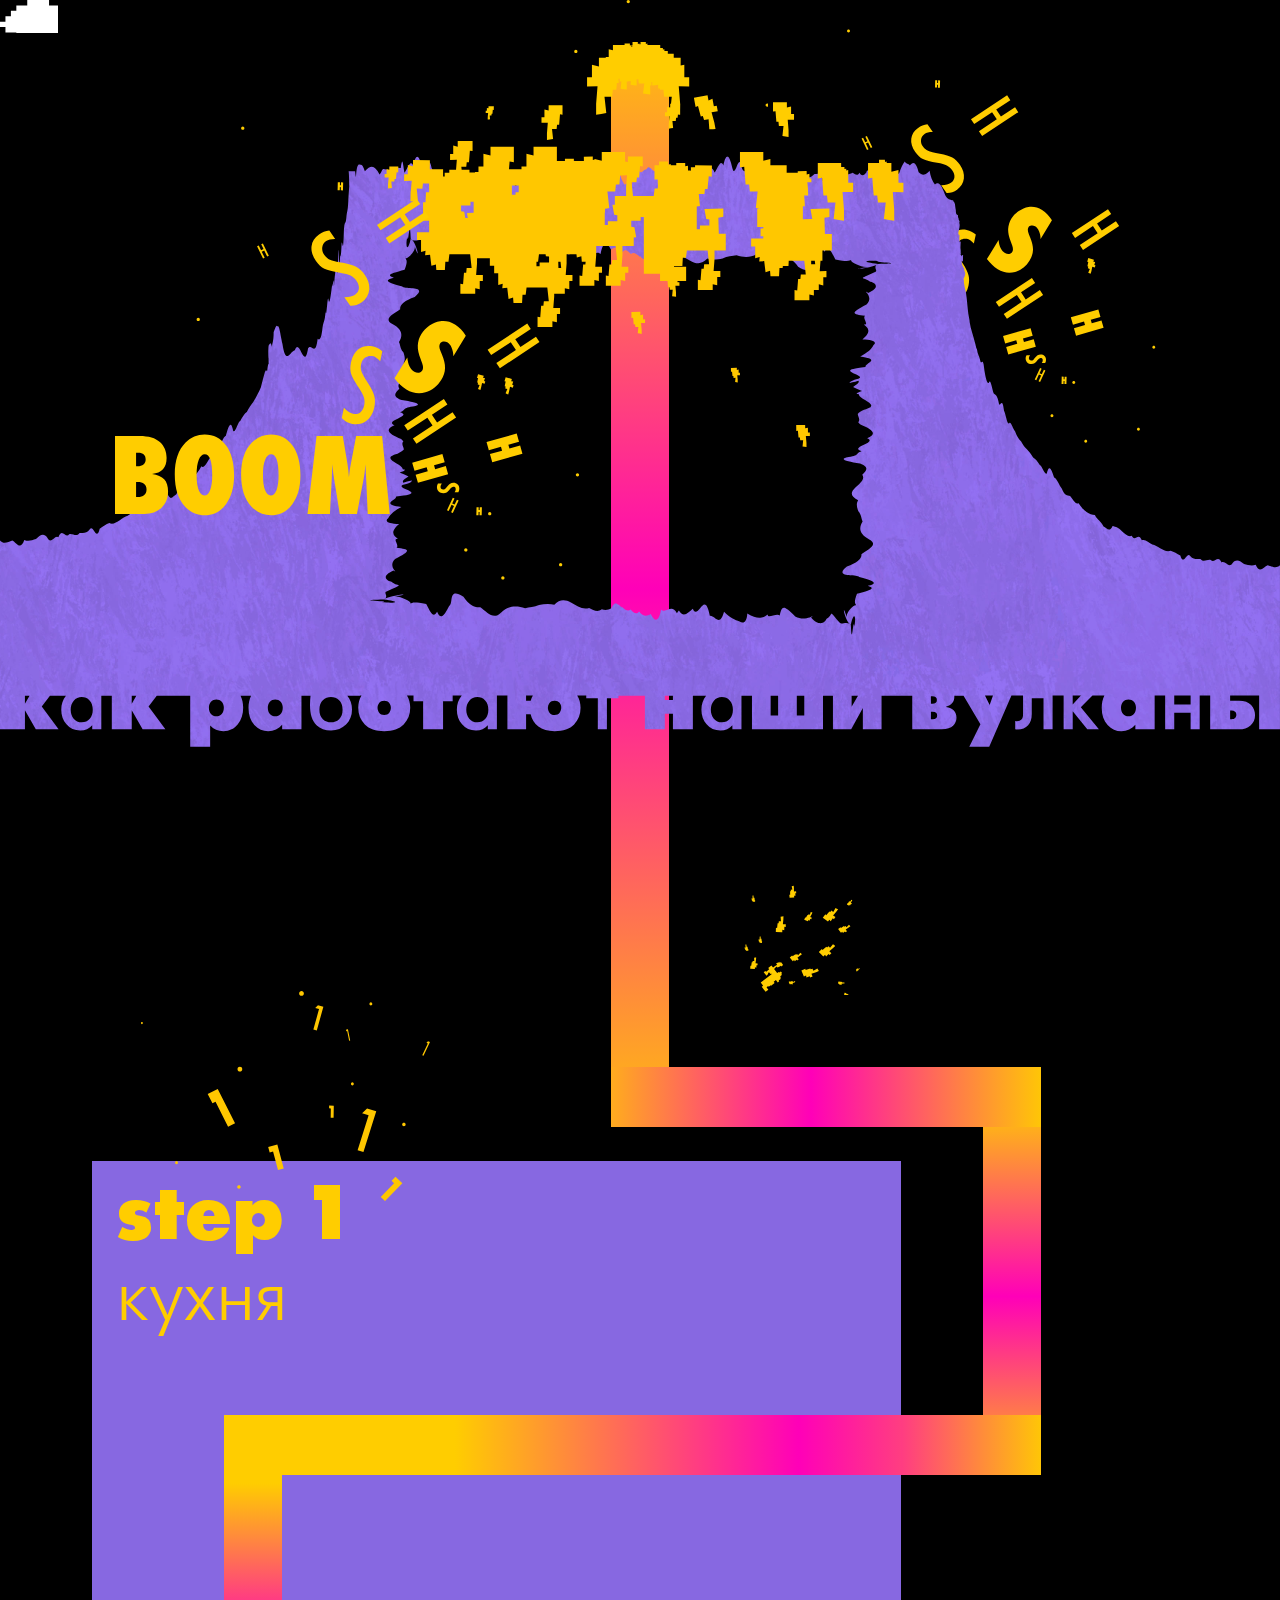
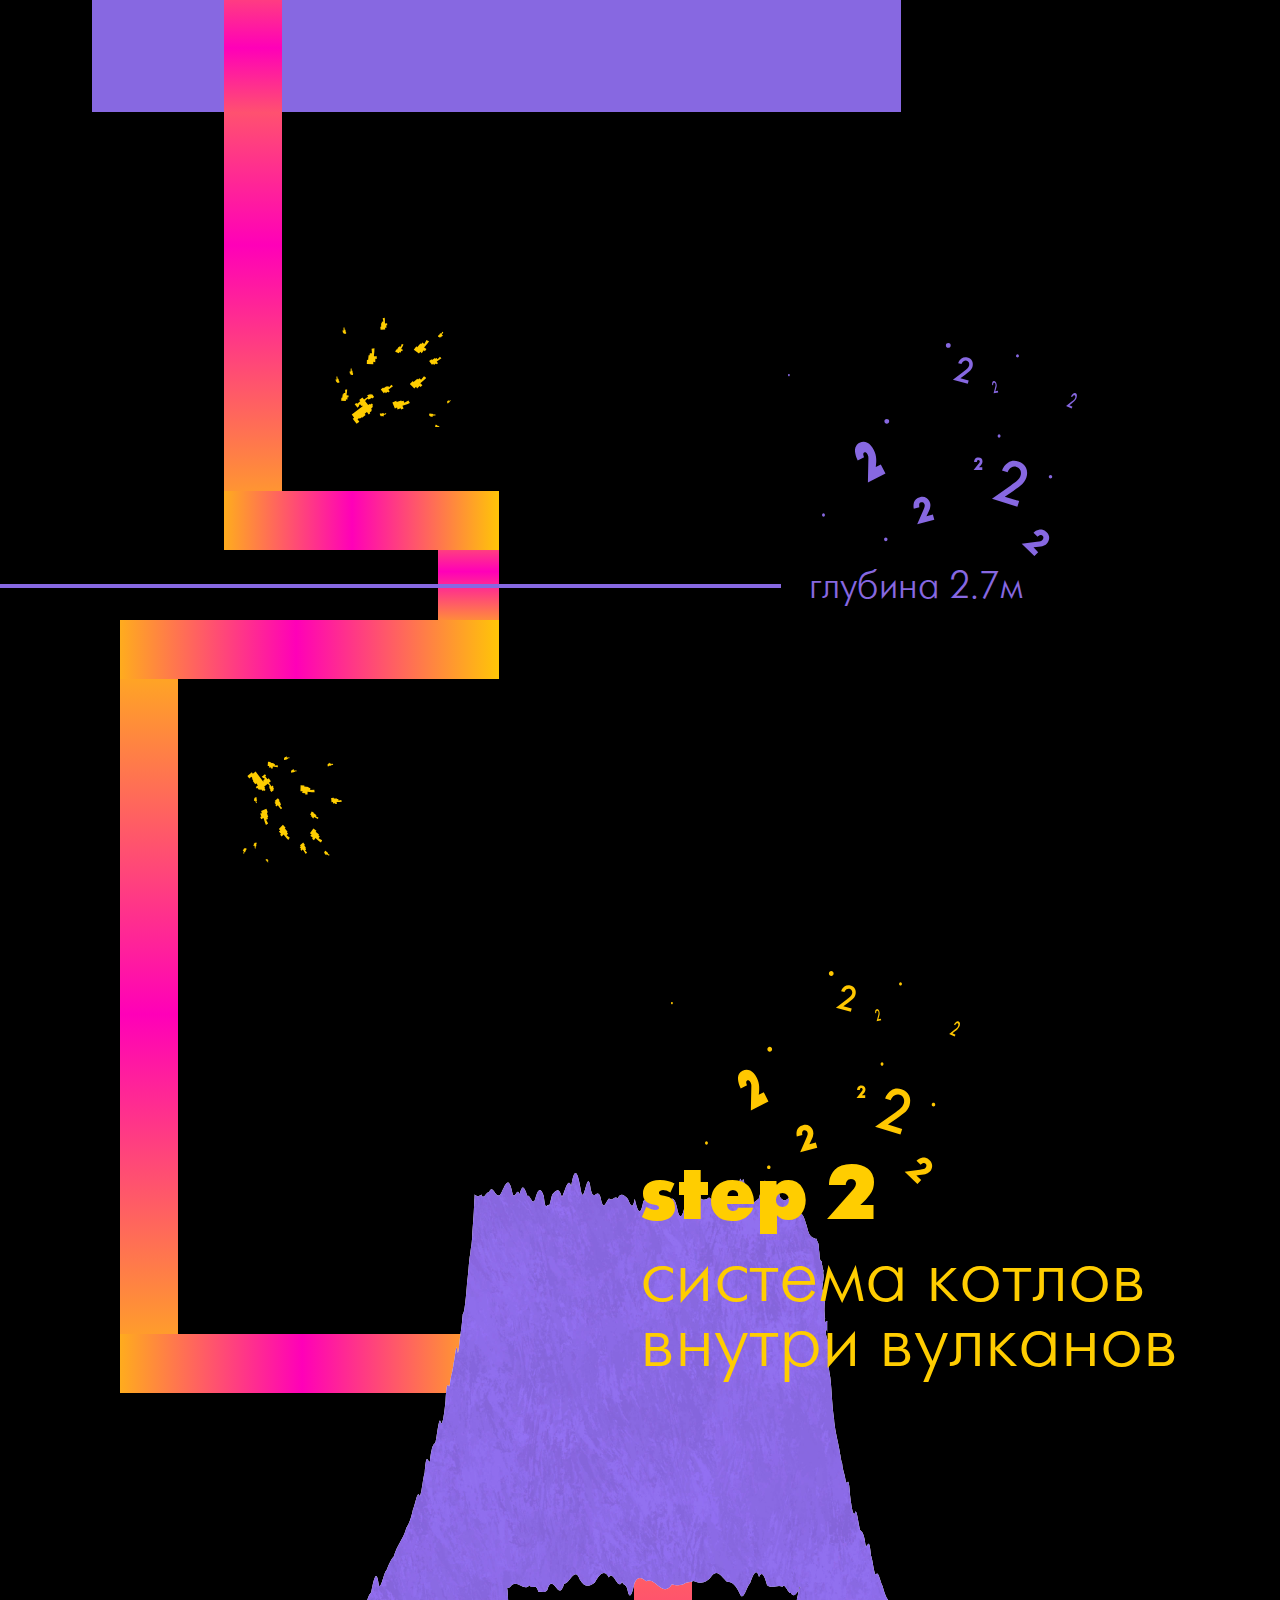
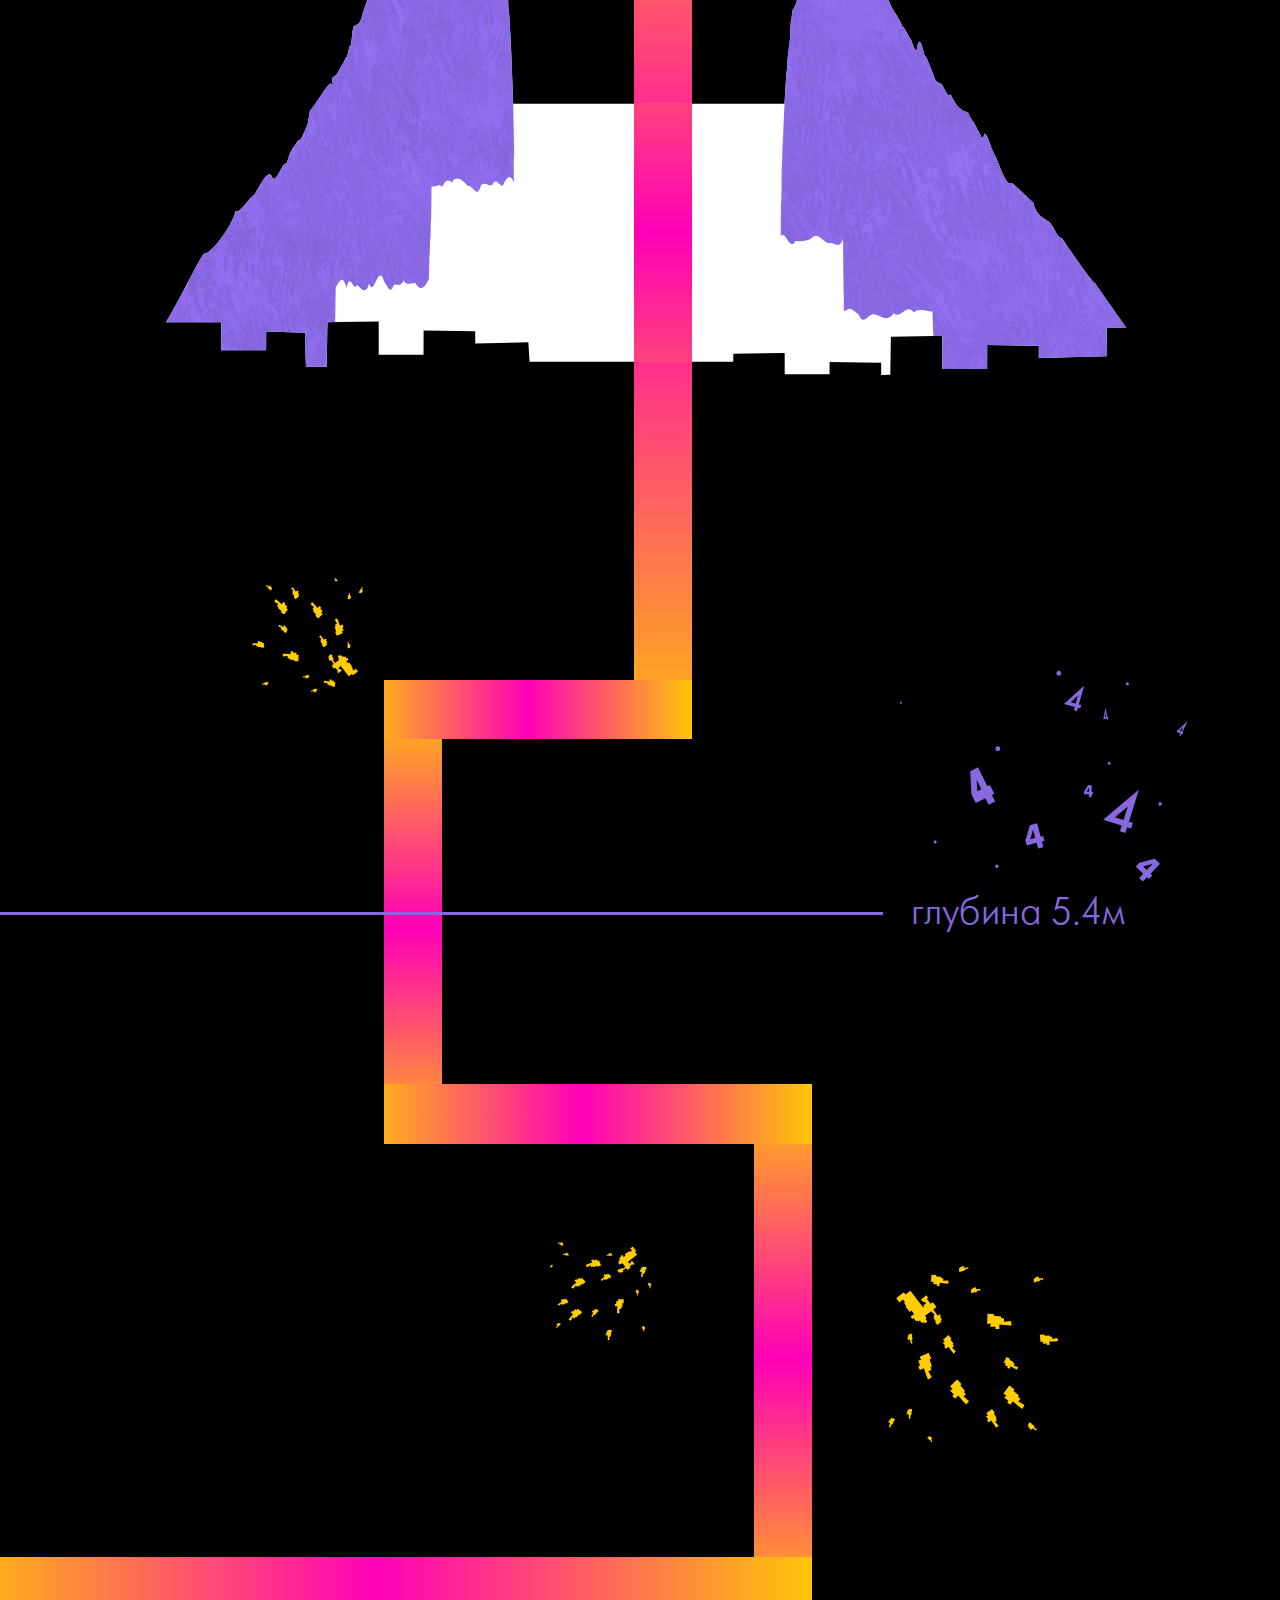
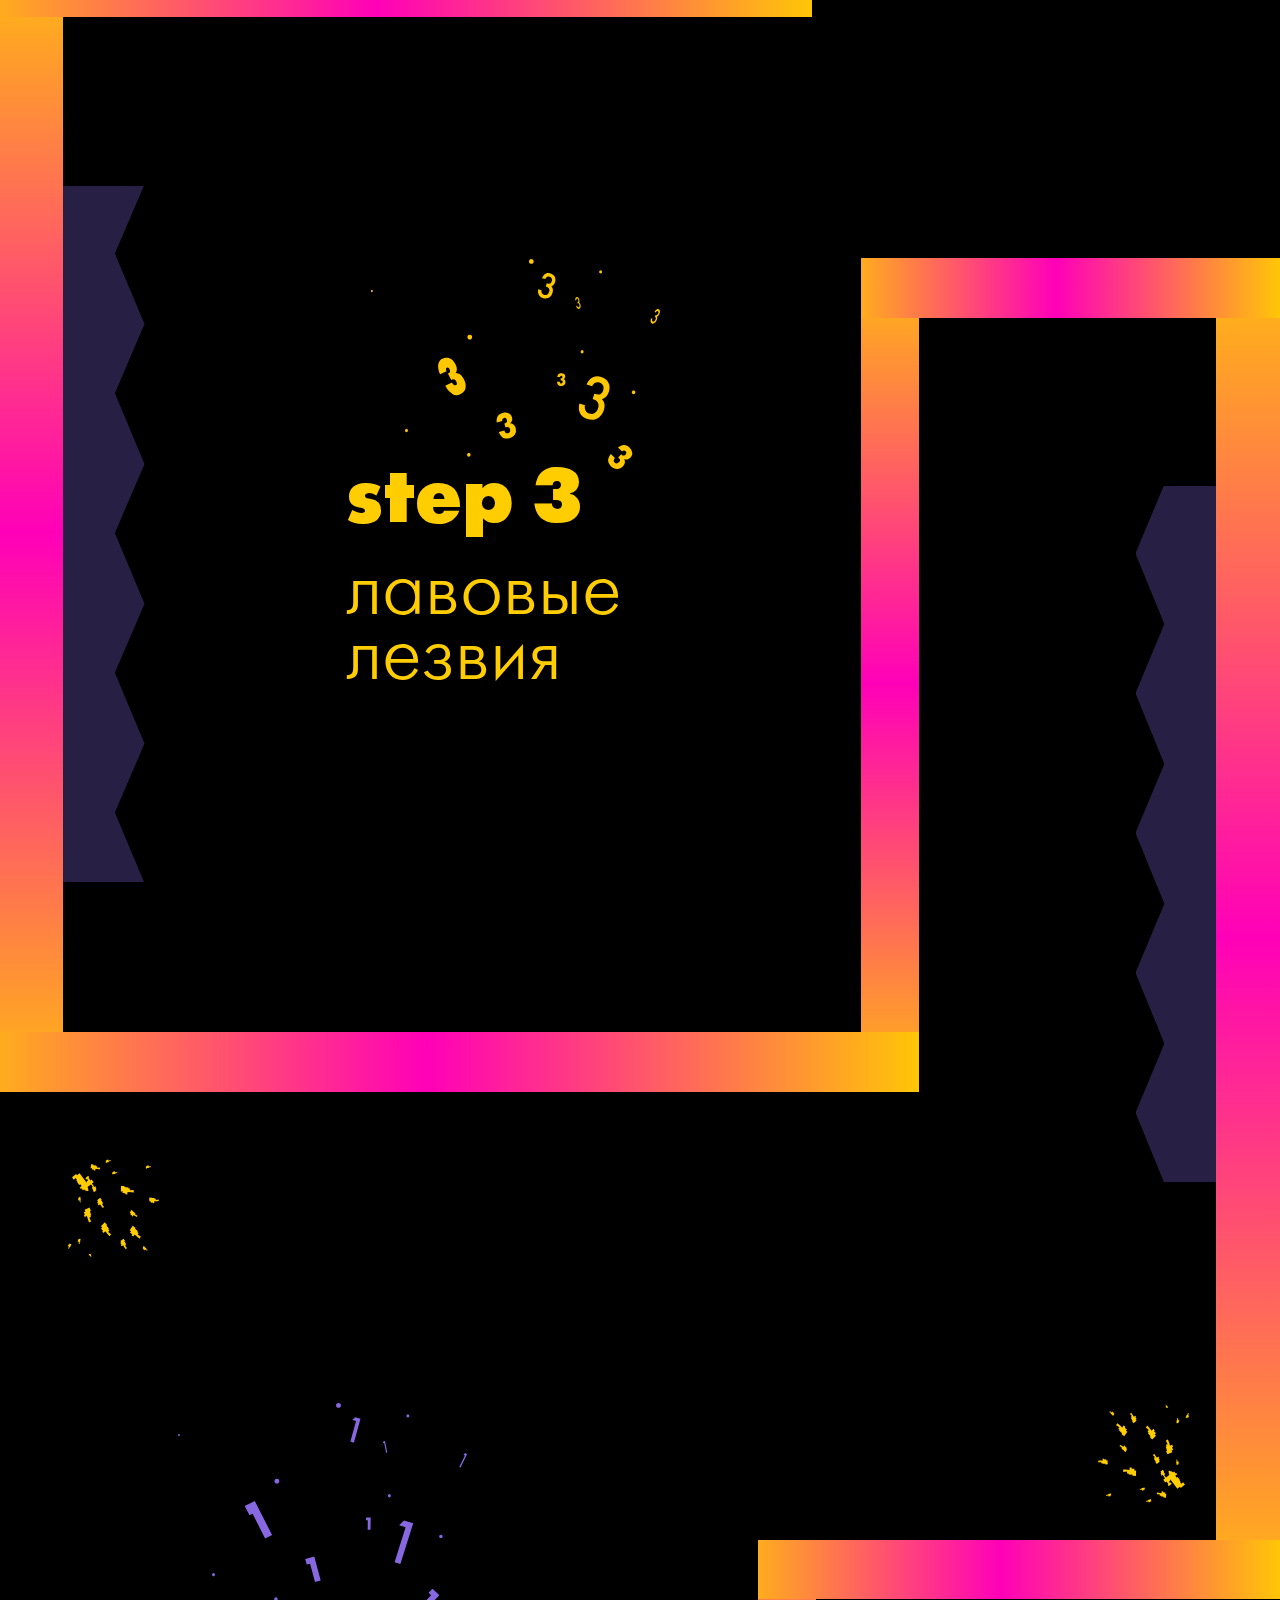
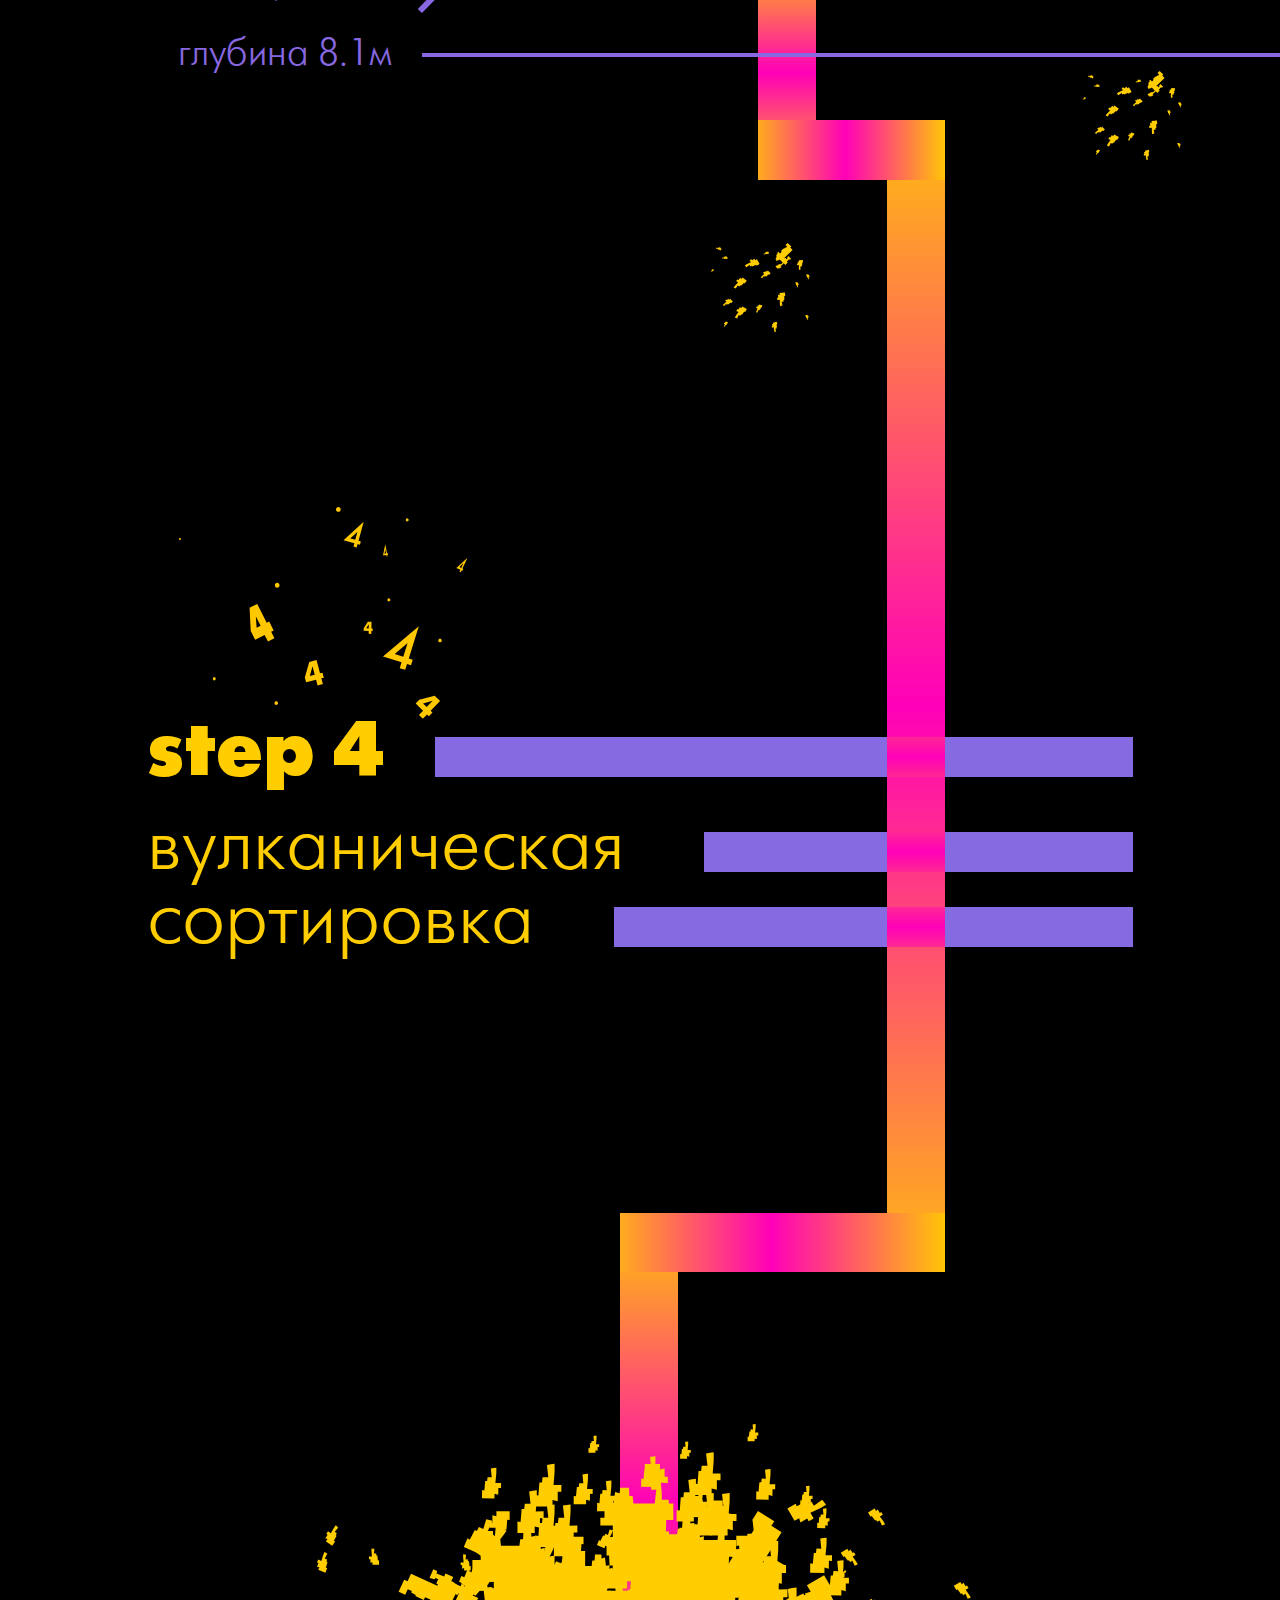
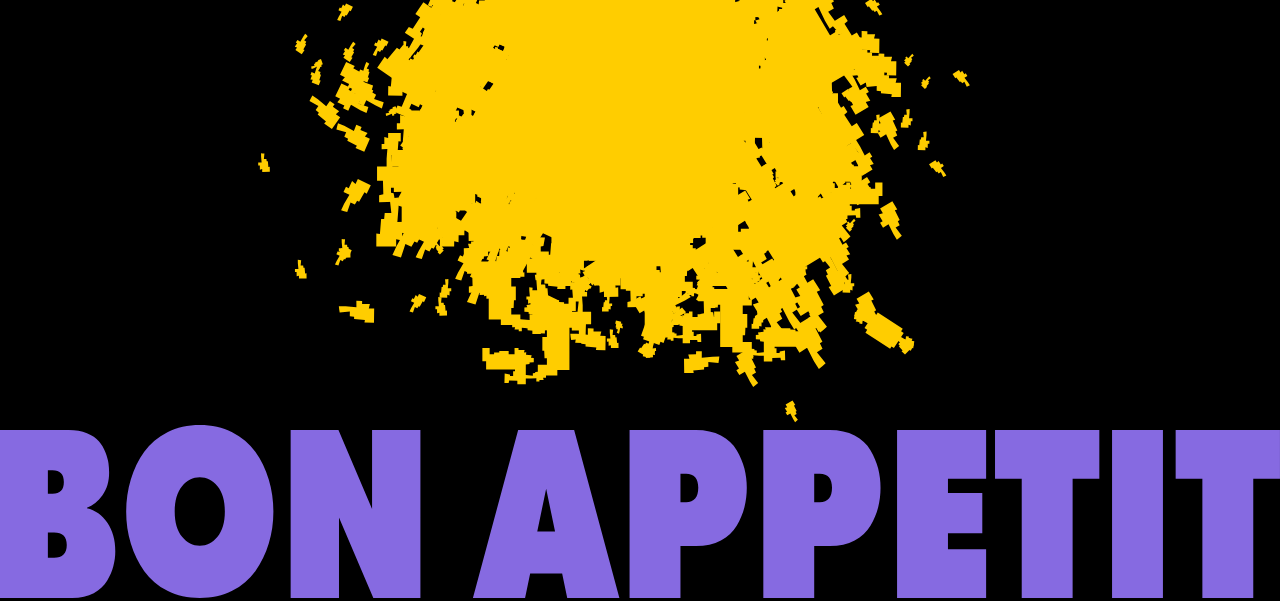
<file: index.html>
<!DOCTYPE html>
<html lang="en" dir="ltr">
  <head>
    <meta charset="utf-8">
    <meta name="viewport" content="width=device-width">
    <meta property="og:url" content="takie-dela-tovarisch.github.io">
    <meta property="og:title" content="Boomshh">
    <meta property="og:description" content="Веб-плакат">
    <meta property="og:image" content="https://github.com/takie-dela-tovarisch/Boomshh/blob/main/images/facebook.png">
    <link rel="stylesheet" href="stylesheets/style.css">
    <link rel="icon" type="image/png" href="images/favicon.svg" />
    <link rel="icon" type="image/png" href="images/favicon.ico" />
    <title>Boomshh</title>
    <style media="screen">
    html {
      background: black;
    }
      body {
        background-color: black;
        margin: 0 auto;
        position: relative;
        display: block;
      }
      body::before {
content: "";
position: absolute;
left: 0;
top: 0;
right: 0;
/* background: url('images/13.png') no-repeat; */
height: 100%;
display: block;
opacity: .2;
}
.eye {
  position: absolute;
  background-image: url("images/eye.svg");
  width: 4.52vw;
  height: 2.57vw;
}
    </style>
  </head>


  <body>
    <div class="eye">

    </div>
<div class="sprite">
</div>
<div class="sprite2">
</div>
<div class="sprite3">
</div>
<div class="brizgcont">
</div>
<div class="icont1">
</div>
<div class="brizgcont2">
</div>
<div class="sdohlacontparent">
  <div class="sdohlacont">
  </div>
</div>


<div class="sdohlacont2">
</div>
<div class="sdohlacont3">
</div>
<div class="littlecont">
</div>
<div class="icont2">
</div>
<div class="littlecont5">
</div>
<div class="littlecont4">
</div>
<div class="littlecont3">
</div>
<div class="littlecont2">
</div>

<div class="a">

</div>
<div class="b">

</div>
<div class="c">

</div>
<div class="d">

</div>
<div class="e">

</div>
<div class="f">

</div>
<div class="g">

</div>
<div class="h">

</div>
<div class="i">

</div>
<div class="j">

</div>
<div class="k">

</div>
<div class="l">

</div>
<div class="m">

</div>
<div class="n">

</div>
<div class="o">

</div>
<div class="p">

</div>
<div class="q">

</div>
<div class="r">

</div>
<div class="s">

</div>
<div class="t">

</div>
<div class="u">

</div>
<div class="v">

</div>
<div class="w">

</div>

<div class="ac">

</div>
<div class="ad">

</div>
<div class="ae">

</div>
<div class="af">

</div>

    <div class="begin">
    </div>
    <div class="main">
      <img src="images/desktop.svg" alt="">
    </div>
    <div class="phonemain">
<img src="images/mainvul.svg" alt="">
    </div>

  <div class="kitchen">
  <h1>step 1</h1>
  <p>кухня</p>
  </div>

  <div class="kitchentwo">
  <div class="banana">
    <img src="images/banana.svg" alt="">
  </div>
  <div class="banana2">
    <img src="images/banana.svg" alt="">
  </div>
  <div class="banana3">
    <img src="images/banana.svg" alt="">
  </div>
  <div class="lemon">
    <img src="images/lemon.svg" alt="">
  </div>
  <div class="lemon2">
  <img src="images/lemon.svg" alt="">
  </div>
  <div class="lemon3">
    <img src="images/lemon.svg" alt="">
  </div>
  </div>

    <div class="kitchenline">
    </div>
    <div class="kitchenline2">
    </div>


      <div class="deskbowl">
          <img src="images/fifi.svg" alt="">
          <div class="candy">
      <div class="candy1">
      </div>
      <div class="candy2">
      </div>
      <div class="candy3">
      </div>
      <div class="candy4">
      </div>
          </div>
          <div class="candyline">
          </div>
      </div>

<div class="phbowl">
  <div class="icandy">
  <div class="icandy1">
  </div>
  <div class="icandy2">
  <img src="images/candy.svg" alt="">
  </div>
  <div class="icandy3">
  </div>
  <div class="icandy4">
  <img src="images/candy.svg" alt="">
  </div>
  </div>
  <div class="icandyline">
  </div>
</div>





<div class="contain">
    <div class="blades">
      <div class="blade-right">
      </div>
      <div class="blade-leftt">
      </div>
    </div>

    <div class="bladestwo">

      <div class="bladee-leftt">
      </div>
      <div class="bladee-right">
      </div>

    </div>

</div>

<div class="contain19">
  <div class="blades19">
    <div class="blade-right19">
    </div>
    <div class="blade-leftt19">
    </div>
  </div>
  <div class="bladestwo19">
    <div class="bladee-leftt19">
    </div>
    <div class="bladee-right19">
    </div>
  </div>
</div>

<div class="bladestext">
  <h1>step 3</h1>
  <p>лавовые лезвия</p>
</div>

<div class="deskbowltext">
  <h1>step 2</h1>
  <p>cистема котлов внутри вулканов</p>
</div>

    <div class="sort">
      <h1>step 4</h1>
      <p>вулканическая сортировка</p>
      <div class="line1">
<div class="response">
<div class="squaree">
</div>
<div class="squaree2">
</div>
<div class="squaree3">
</div>
<div class="squaree4">
</div>
<div class="squaree5">
</div>
<div class="squaree6">
</div>
</div>

<div class="response2">
<div class="squaree">
</div>
<div class="squaree2">
</div>
<div class="squaree3">
</div>
<div class="squaree4">
</div>
<div class="squaree5">
</div>
<div class="squaree6">
</div>
</div>
        <div class="aaaa">
        </div>
      </div>
      <div class="line2">
        <div class="response3">
        <div class="squaree">
        </div>
        <div class="squaree2">
        </div>
        <div class="squaree3">
        </div>
        <div class="squaree4">
        </div>
        <div class="squaree5">
        </div>
        <div class="squaree6">
        </div>
        </div>
        <div class="response4">
        <div class="squaree">
        </div>
        <div class="squaree2">
        </div>
        <div class="squaree3">
        </div>
        <div class="squaree4">
        </div>
        <div class="squaree5">
        </div>
        <div class="squaree6">
        </div>
        </div>
        <div class="aaaa2">
        </div>
      </div>

      <div class="line3">
        <div class="response5">
        <div class="squaree">
        </div>
        <div class="squaree2">
        </div>
        <div class="squaree3">
        </div>
        <div class="squaree4">
        </div>
        <div class="squaree5">
        </div>
        <div class="squaree6">
        </div>
        </div>

        <div class="response6">
        <div class="squaree">
        </div>
        <div class="squaree2">
        </div>
        <div class="squaree3">
        </div>
        <div class="squaree4">
        </div>
        <div class="squaree5">
        </div>
        <div class="squaree6">
        </div>
        </div>
        <div class="aaaa3">
        </div>
      </div>
    </div>

    <div class="endgame">
    <img src="images/bonap.svg" alt="">
    </div>

<div class="parent">
  <div class="bottom">
  </div>
</div>

<div class="sprite4">
</div>

<div class="bleach">
</div>
<div class="bag">
</div>
<div class="info1">
  <div class="sprite32">
  </div>
  <div class="ruler1">

  </div>
  <div class="twoseven">
    <p>глубина 2.7м</p>
  </div>
</div>
<div class="info2">
  <div class="sprite42">
  </div>
  <div class="ruler2">

  </div>
  <div class="fivefour">
    <p>глубина 5.4м</p>
  </div>
</div>
<div class="info3">
  <div class="sprite12">
  </div>
  <div class="eightone">
    <p>глубина 8.1м </p>
  </div>
  <div class="ruler3">

  </div>
</div>
</body>
</html>
</file>
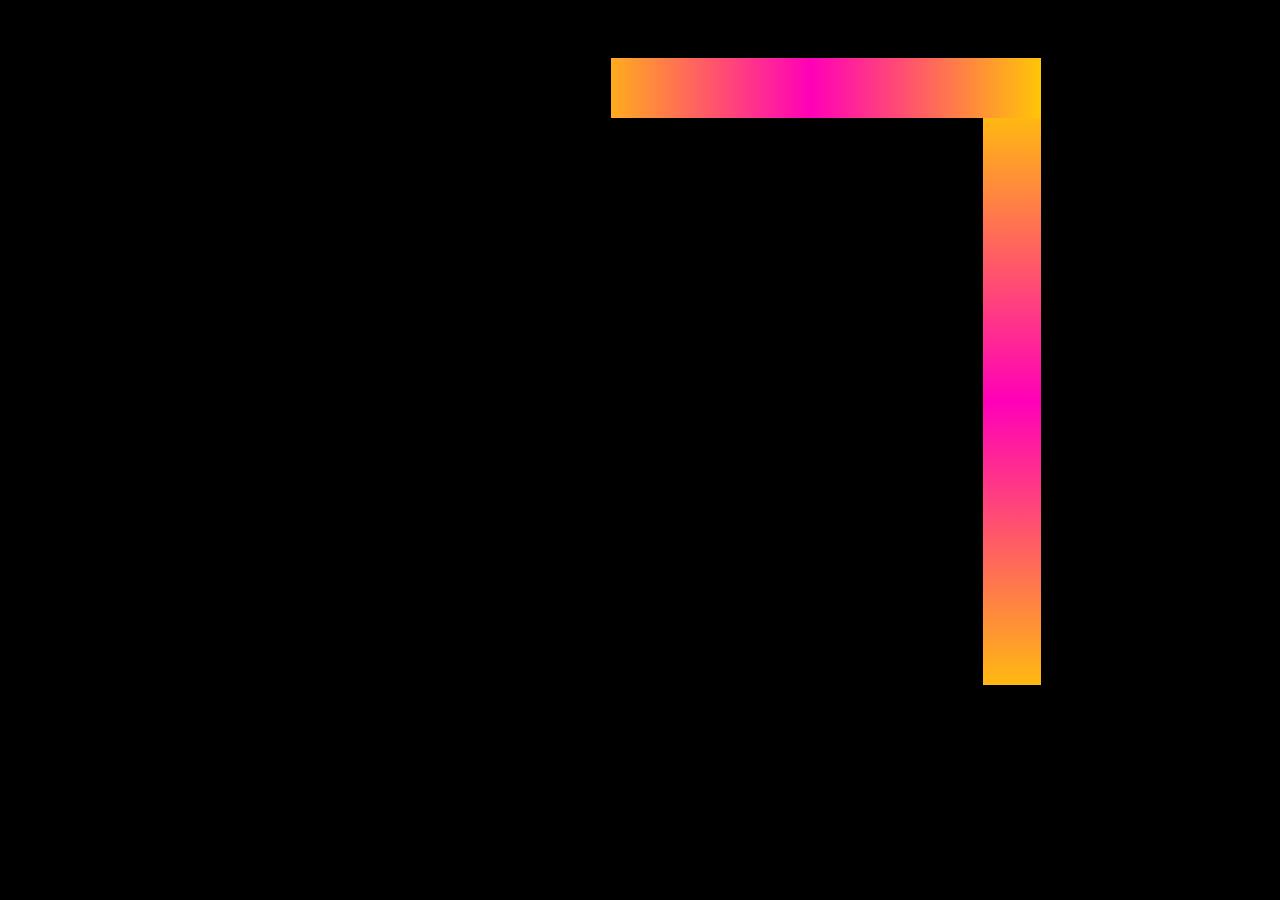
<file: one.html>
<!DOCTYPE html>
<html lang="en" dir="ltr">
  <head>
    <meta charset="utf-8">
    <title></title>
    <style media="screen">
    .kitchentwo {
      position: relative;
      background-color: blue;
      width: 809px;
      height: 564px;
      margin-left: 91px;
      margin-top: 445px;
      overflow: hidden;
    }
    .banana {
      position: absolute;
      top: 263px;
      left: 100%;
      animation: banana 2s linear infinite;
    }
    .banana img {
width: 94.48px;
height: 71.99px;
    }
    .banana2 {
      position: absolute;
      top: 263px;
      left: 100%;
      animation: banana2 3s linear infinite;
    }
    .banana2 img {
width: 100.21px;
height: 57.41px;
    }
    .banana3 {
      position: absolute;
      top: 263px;
      left: 100%;
      animation: banana2 3s linear infinite;
      animation-delay: 1.5s;
    }
    .banana3 img {
width: 100.21px;
height: 57.41px;
    }
    .lemon {
    position: absolute;
    top: 263px;
    left: 100%;
  animation: lemon 3s linear infinite;}
    .lemon img {
      width: 57.97px;
      height: 45.38px;
    }
    .lemon2 {
    position: absolute;
    top: 263px;
    left: 100%;
  animation: lemon2 3s linear infinite;
animation-delay: 2s;}
    .lemon2 img {
      width: 37.87px;
      height: 40.66px;
    }
    @keyframes lemon {
0% {left: 100%; top: 263px; transform: rotate(0deg);
}
50% {left: 20%; top: 263px; transform: rotate(0deg)}
100% {left: 20%; top: 600px; transform: rotate(-90deg)}
    }
    @keyframes lemon2 {
0% {left: 100%; top: 263px; transform: rotate(180deg);
}
40% {left: 20%; top: 263px; transform: rotate(90deg)}
100% {left: 20%; top: 600px; transform: rotate(-90deg)}
    }
    @keyframes banana {
0% {left: 100%; top: 263px; transform: rotate(0deg);
}
60% {left: 20%; top: 263px; transform: rotate(0deg)}
100% {left: 20%; top: 600px; transform: rotate(90deg)}
    }
    @keyframes banana2 {
0% {left: 102%; top: 263px; transform: rotate(90deg);
}
50% {left: 20%; top: 263px; transform: rotate(90deg)}
100% {left: 20%; top: 600px; transform: rotate(0deg)}

    }
    .button {
      position: absolute;
      top: 200px;
      width: 100px;
      height: 100px;
      background-color: red;
    }
    .button2 {
      position: absolute;
      top: 200px;
      left: 200px;
      width: 100px;
      height: 100px;
      background-color: blue;
    }
    .button:hover + .button2 {
      background-color: red;
    }
    .sprite {
      position: absolute;
      top: 30%;
      width: 289px;
      height: 255px;
      left: 13%;
      background: url('images/sprite.svg');
      background-position: -20%;
      /* animation: ohh 0.7s steps(1) alternate infinite; */
    }
    @keyframes ohh {
      0% {background-position: 0px;}
      20% {background-position: -20%;}
      40% {background-position: -40%;}
      60% {background-position: -60%;}
      80% {background-position: -80%;}
    }
  body {
    background-color: black;
  }
  .contain19 {
    display: flex;
    justify-content: space-between;
    margin-top: 110%;
    /* opacity: 0.3; */
  }
  .bladestwo19 {margin-top: 300px}
  .blade-right19 {
    position: relative;
    height: 1044px;
    width: 45px;
    display: inline-block;
    background-image: url("images/last.svg");
    background-position: top 0px right 0px;
    animation: bladee 2s steps(1) infinite;
  }
  .blade-leftt19 {
  position: relative;
  height: 1044px;
  display: inline-block;
  width: 165.75px;
  overflow: hidden;
  margin-left: 0px;
  background-image: url("images/last.svg");
  background-position: top 0px right 0px;
  animation: bladee 2s steps(1) infinite;
  }
  @keyframes bladee {
  0% {background-position: right 0px top 0px;}
  10% {background-position: right 0px top -101.25px;}
  20% {background-position: right 0px top -207px;}
  30% {background-position: right 0px top -309px;}
  40% {background-position: right 0px top -418.5px;}
  50% {background-position: right 0px top -520.5px;}
  60% {background-position: right 0px top -631.5px;}
  70% {background-position: right 0px top -729px;}
  80% {background-position: right 0px top -835.5px;}
  90% {background-position: right 0px top -939px;}
  100% {background-position: right 0px top -1045.5px;}
  }
  .bladee-right19 {
  position: relative;
  height: 1044px;
  width: 45px;
  display: inline-block;
  background-image: url("images/last.svg");
  background-position: top 0px right 45px;
  animation: bladeetwo19 2s steps(1) infinite;
  }
  @keyframes bladeetwo19 {
  0% {background-position: right 45px top 0px;}
  10% {background-position: right 45px top -101.25px;}
  20% {background-position: right 45px top -207px;}
  30% {background-position: right 45px top -309px;}
  40% {background-position: right 45px top -418.5px;}
  50% {background-position: right 45px top -520.5px;}
  60% {background-position: right 45px top -631.5px;}
  70% {background-position: right 45px top -729px;}
  80% {background-position: right 45px top -835.5px;}
  90% {background-position: right 45px top -939px;}
  100% {background-position: right 45px top -1045.5px;}
  }
  .bladee-leftt19 {
  position: relative;
  height: 1044px;
  display: inline-block;
  width: 165.75px;
  overflow: hidden;
  margin-left: 0px;
  background-image: url("images/last.svg");
  background-position: top 0px right 0px;
  animation: bladee 2s steps(1) infinite;
  }
  .a {
    position: absolute;
  background: linear-gradient(180deg, rgba(255,205,0,1) 0%, rgba(255,0,184,1) 52%, rgba(255,205,0,1) 94%);
  /* height: 84.1vw; */
  background-position: 0 0;
  z-index: 2;
  /* animation: ba 2.5s infinite; */
  background-size: 100% 100%;
  top: 78px;
  bottom: 87%;
  left: 47.7%;
  right: 47.7%;
  }
  .b {
    position: absolute;
  background: linear-gradient(-90deg, rgba(255,205,0,1) 0%, rgba(255,205,0,1) 13%, rgba(255,0,184,1) 50%, rgba(255,205,0,1) 87%, rgba(255,205,0,1) 100%);
    height: 4.66vw;
    /* top: 12.45%; */
    left: 47.7%;
    bottom: 86.9%;
    right: 18.7%;
    background-position: 57% 0%;
    background-size: 150% 150%;
    animation: be 4s infinite;
    z-index: 2;
  }
  .c {
    position: absolute;
  background: linear-gradient(180deg, rgba(255,205,0,1) 0%, rgba(255,205,0,1) 13%, rgba(255,0,184,1) 50%, rgba(255,205,0,1) 87%, rgba(255,205,0,1) 100%);
  top: 13%;
  bottom: 23.85%;
  left: 76.80%;
  right: 18.7%;
  background-position: 0% 50%;
  background-size: 150% 150%;
  z-index: 1;
  animation: ba 4s infinite;
  }
  @keyframes ba {
      from { background-position: 0 50%; }
        to { background-position: 0 -250%; }
  }
  @keyframes be {
    from { background-position: 57% 0; }
      to { background-position: -246% 0; }
  }
    </style>
  </head>
  <body>

<div class="a">
</div>
<div class="b">
</div>
<div class="c">

</div>

<!-- <div class="contain19">
  <div class="blades19">
    <div class="blade-right19">
    </div>
    <div class="blade-leftt19">
    </div>
  </div>

  <div class="bladestwo19">
    <div class="bladee-leftt19">
    </div>
    <div class="bladee-right19">
    </div>
  </div>
</div>
 -->

  </body>
</html>
</file>
<file: stylesheets/style.css>
@import "reset.css";
@import "layout.css";
@import "lines.css";
@import "responsive.css";
</file>
